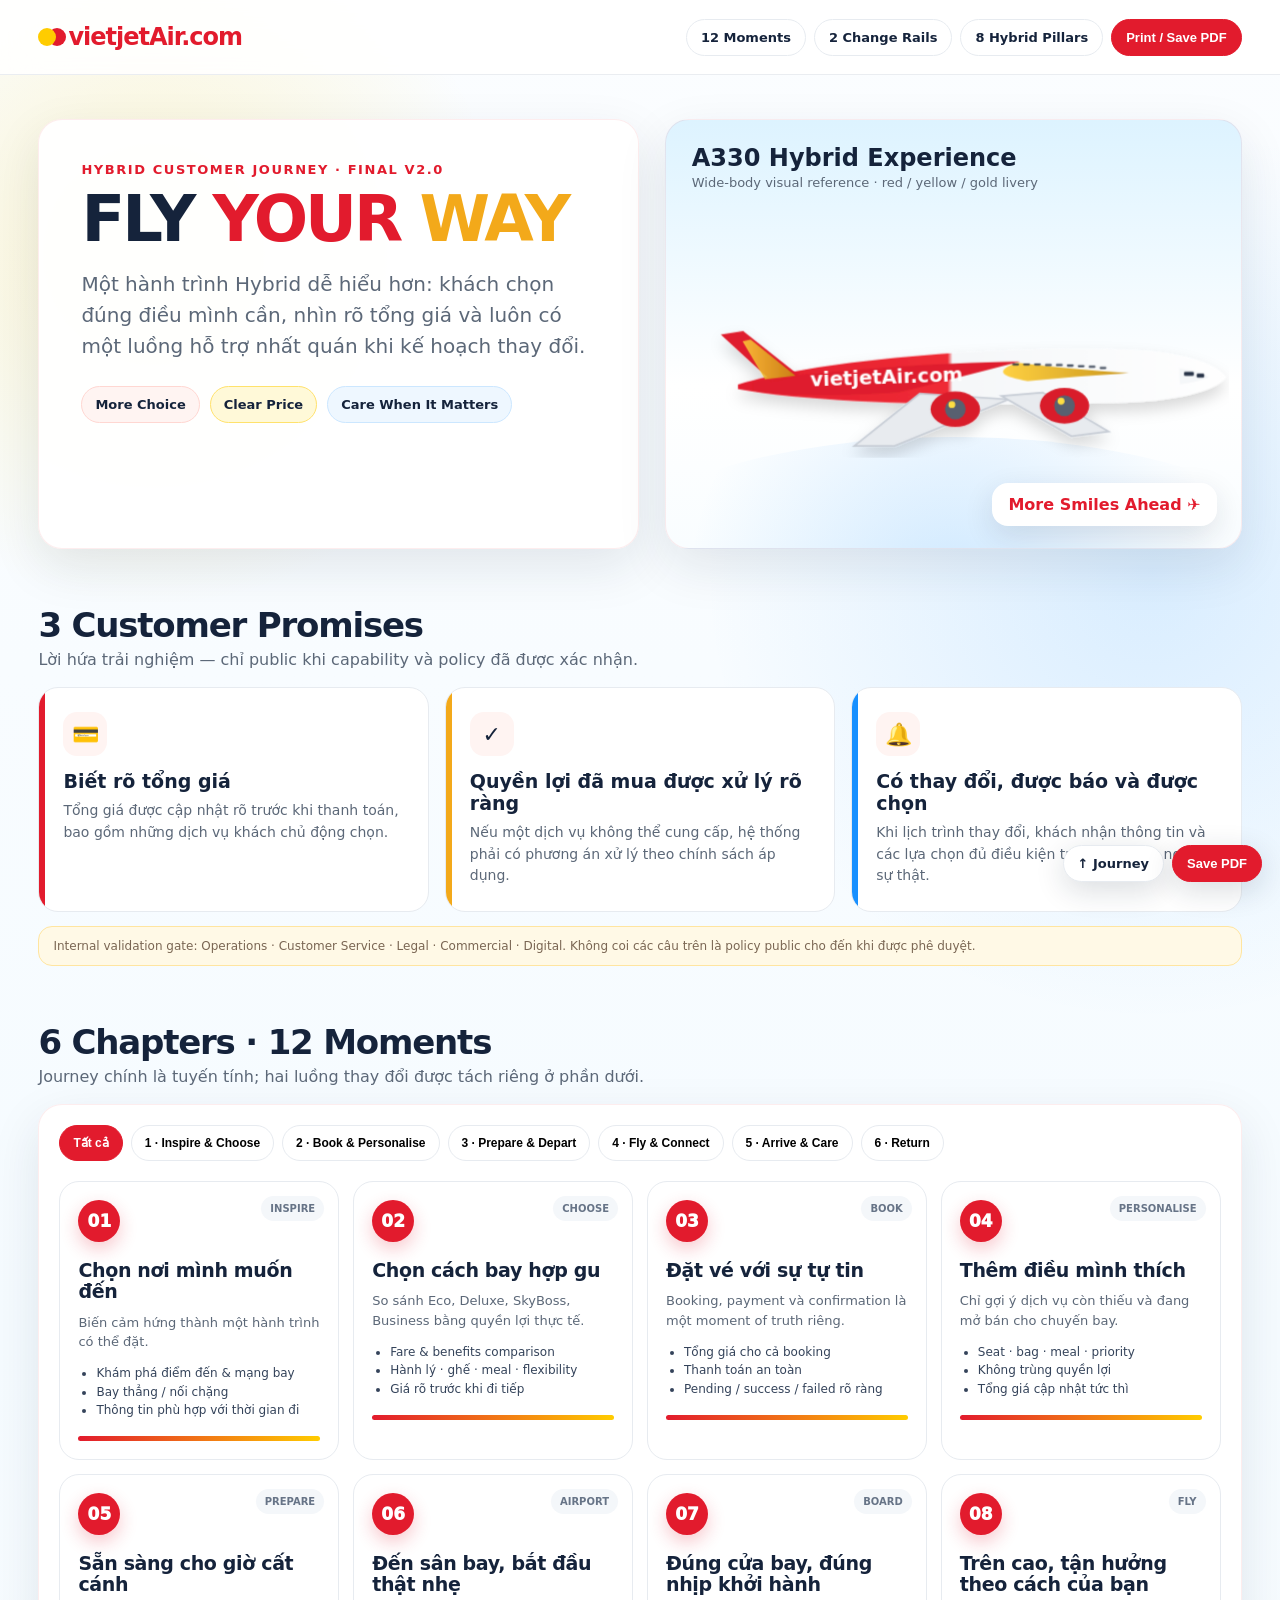
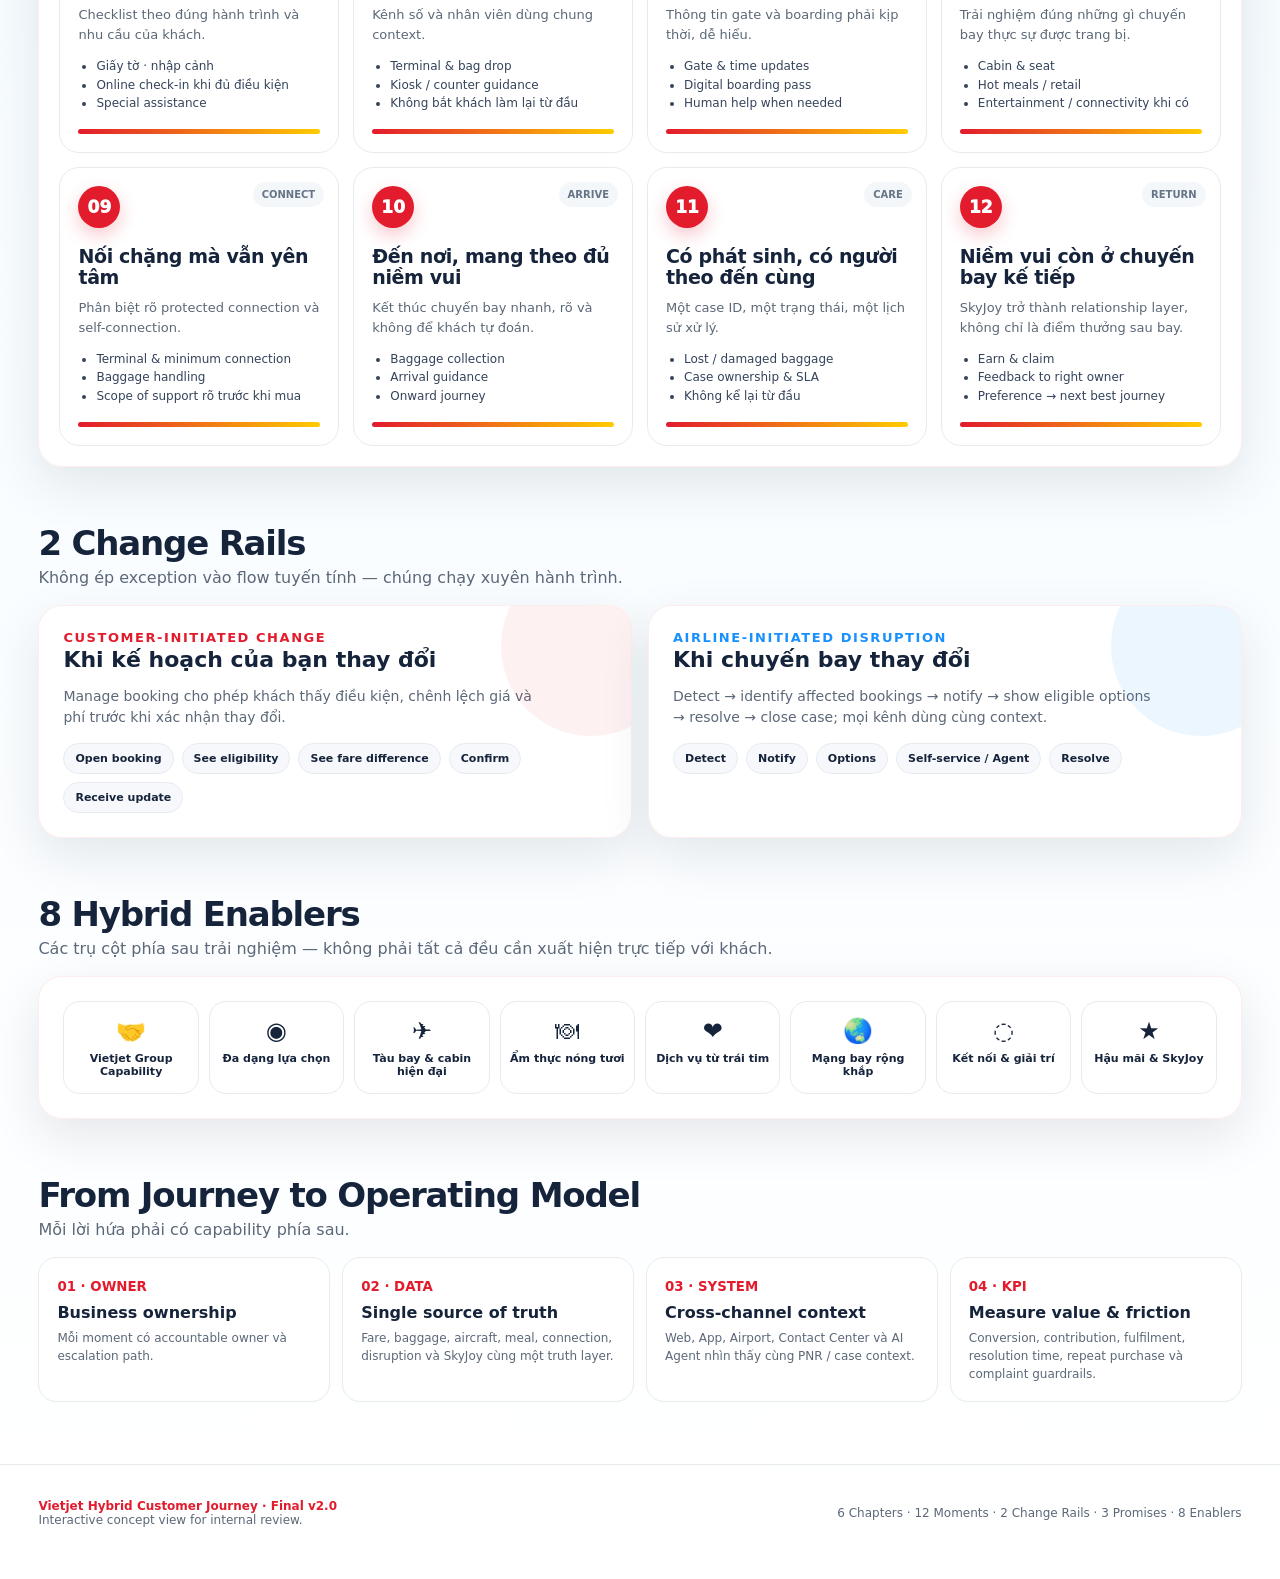
<file: hybrid-customer-journey/index.html>
<!doctype html>
<html lang="vi">
<head>
  <meta charset="utf-8" />
  <meta name="viewport" content="width=device-width, initial-scale=1" />
  <meta name="theme-color" content="#e21b2d" />
  <title>Vietjet Hybrid Customer Journey — Final v2.0</title>
  <meta name="description" content="Interactive Hybrid Customer Journey Final v2.0 for Vietjet: 6 chapters, 12 moments, 2 change rails, 3 customer promises and 8 hybrid enablers." />
  <style>
    :root{
      --red:#e21b2d; --red2:#ff3b30; --yellow:#ffcc00; --gold:#f3a91a;
      --ink:#15233b; --muted:#5c6878; --sky:#eef8ff; --line:#e7ebf0;
      --white:#fff; --green:#16a085; --blue:#1890ff; --purple:#7c5cff;
      --shadow:0 18px 50px rgba(21,35,59,.10); --radius:24px;
    }
    *{box-sizing:border-box} html{scroll-behavior:smooth}
    body{
      margin:0; color:var(--ink); font-family:Inter,ui-sans-serif,system-ui,-apple-system,BlinkMacSystemFont,"Segoe UI",sans-serif;
      background:
        radial-gradient(circle at 12% 8%,rgba(255,204,0,.18),transparent 22rem),
        radial-gradient(circle at 90% 18%,rgba(24,144,255,.14),transparent 28rem),
        linear-gradient(180deg,#fbfdff 0,#f5fbff 42%,#fff 100%);
    }
    a{color:inherit;text-decoration:none}
    .wrap{width:min(1440px,94vw);margin:auto}
    .topbar{
      position:sticky;top:0;z-index:40;backdrop-filter:blur(18px);
      background:rgba(255,255,255,.86);border-bottom:1px solid rgba(231,235,240,.88)
    }
    .nav{height:74px;display:flex;align-items:center;gap:18px}
    .brand{display:flex;align-items:center;gap:12px;font-weight:900;color:var(--red);font-size:24px;letter-spacing:-1px}
    .brand .spark{width:18px;height:18px;border-radius:50%;background:var(--yellow);box-shadow:10px 0 0 var(--red)}
    .nav-links{margin-left:auto;display:flex;gap:8px;flex-wrap:wrap}
    .nav-links a,.btn{
      border:1px solid var(--line);border-radius:999px;padding:10px 14px;background:#fff;font-weight:750;font-size:13px;cursor:pointer
    }
    .btn.primary{background:var(--red);color:#fff;border-color:var(--red)}
    .hero{padding:44px 0 28px;display:grid;grid-template-columns:1.02fr .98fr;gap:26px;align-items:stretch}
    .hero-copy,.plane-card,.promise-panel,.rail,.pillars,.journey-shell{
      border:1px solid rgba(226,27,45,.08);background:rgba(255,255,255,.94);box-shadow:var(--shadow);border-radius:var(--radius)
    }
    .hero-copy{padding:42px}
    .eyebrow{color:var(--red);font-weight:900;font-size:13px;letter-spacing:.12em;text-transform:uppercase}
    h1{font-size:clamp(42px,5vw,78px);line-height:.94;margin:12px 0 18px;letter-spacing:-3px}
    h1 span{color:var(--red)} h1 em{font-style:normal;color:var(--gold)}
    .lead{font-size:20px;line-height:1.55;color:var(--muted);max-width:720px}
    .chips{display:flex;gap:10px;flex-wrap:wrap;margin-top:24px}
    .chip{font-size:13px;font-weight:850;padding:10px 13px;border-radius:999px;background:#fff4f2;border:1px solid #ffd7d2}
    .chip.yellow{background:#fff9d8;border-color:#ffe26c}.chip.blue{background:#eef7ff;border-color:#cce7ff}
    .plane-card{position:relative;overflow:hidden;min-height:430px;background:linear-gradient(180deg,#ddf3ff,#fff 62%,#f9fdff)}
    .plane-card:before{content:"";position:absolute;inset:auto -16% -44% -16%;height:70%;border-radius:50%;background:radial-gradient(circle,rgba(24,144,255,.18),transparent 65%)}
    .plane-title{position:absolute;left:26px;top:24px;z-index:2}
    .plane-title b{display:block;font-size:24px}.plane-title span{color:var(--muted);font-size:13px}
    .plane-svg{position:absolute;inset:96px 2% 14px;width:96%;height:72%}
    .hero-badge{position:absolute;right:24px;bottom:22px;background:#fff;border-radius:16px;padding:12px 16px;box-shadow:0 10px 30px rgba(21,35,59,.12);font-weight:900;color:var(--red)}
    .section{padding:28px 0}
    .section-head{display:flex;align-items:end;justify-content:space-between;gap:20px;margin-bottom:18px}
    .section-head h2{font-size:34px;margin:0;letter-spacing:-1.2px}.section-head p{margin:5px 0 0;color:var(--muted)}
    .promises{display:grid;grid-template-columns:repeat(3,1fr);gap:16px}
    .promise{padding:24px;border-radius:20px;background:#fff;border:1px solid var(--line);position:relative;overflow:hidden}
    .promise:before{content:"";position:absolute;left:0;top:0;bottom:0;width:6px;background:var(--red)}
    .promise:nth-child(2):before{background:var(--gold)} .promise:nth-child(3):before{background:var(--blue)}
    .promise .icon{width:44px;height:44px;border-radius:14px;display:grid;place-items:center;background:#fff4f2;font-size:22px;margin-bottom:14px}
    .promise h3{margin:0 0 8px;font-size:19px}.promise p{margin:0;color:var(--muted);line-height:1.55;font-size:14px}
    .note{font-size:12px;color:#7a6653;margin-top:14px;background:#fff9e6;border:1px solid #ffe5a0;padding:12px 14px;border-radius:14px}
    .journey-shell{padding:20px}
    .filterbar{display:flex;gap:8px;flex-wrap:wrap;margin:0 0 20px}
    .filter{border:1px solid var(--line);background:#fff;border-radius:999px;padding:10px 13px;font-weight:800;font-size:12px;cursor:pointer}
    .filter.active{background:var(--red);color:#fff;border-color:var(--red)}
    .journey-grid{display:grid;grid-template-columns:repeat(4,1fr);gap:14px}
    .step{
      border:1px solid var(--line);background:#fff;border-radius:20px;padding:18px;min-height:250px;position:relative;
      transition:.22s transform,.22s box-shadow,.22s opacity
    }
    .step:hover{transform:translateY(-4px);box-shadow:0 18px 40px rgba(21,35,59,.10)}
    .step.hidden{display:none}
    .num{width:42px;height:42px;border-radius:50%;background:var(--red);color:#fff;display:grid;place-items:center;font-weight:950;font-size:17px;box-shadow:0 7px 18px rgba(226,27,45,.24)}
    .stage-tag{position:absolute;right:14px;top:14px;font-size:10px;padding:7px 9px;border-radius:999px;background:#f4f7fa;color:#677487;font-weight:850}
    .step h3{font-size:19px;line-height:1.12;margin:18px 0 10px;letter-spacing:-.35px}
    .step p{color:var(--muted);font-size:13px;line-height:1.52;margin:0 0 12px}
    .step ul{padding-left:18px;margin:0;color:#34435a;font-size:12px;line-height:1.55}
    .chapter-line{height:5px;border-radius:999px;margin-top:16px;background:linear-gradient(90deg,var(--red),var(--yellow))}
    .rail-grid{display:grid;grid-template-columns:1fr 1fr;gap:16px}
    .rail{padding:24px;position:relative;overflow:hidden}
    .rail:after{content:"";position:absolute;right:-50px;top:-50px;width:180px;height:180px;border-radius:50%;background:rgba(226,27,45,.06)}
    .rail.airline:after{background:rgba(24,144,255,.08)}
    .rail h3{margin:2px 0 8px;font-size:22px}.rail p{color:var(--muted);line-height:1.55;font-size:14px;max-width:90%}
    .rail-flow{display:flex;gap:8px;flex-wrap:wrap;margin-top:14px}
    .rail-flow span{background:#f6f8fb;border:1px solid var(--line);border-radius:999px;padding:8px 11px;font-size:11px;font-weight:850}
    .pillars{padding:24px}
    .pillar-grid{display:grid;grid-template-columns:repeat(8,1fr);gap:10px}
    .pillar{text-align:center;padding:15px 8px;border:1px solid var(--line);border-radius:17px;background:#fff}
    .pillar .pi{font-size:24px;margin-bottom:7px}.pillar b{display:block;font-size:11px;line-height:1.2}
    .architecture{display:grid;grid-template-columns:repeat(4,1fr);gap:12px}
    .arch{padding:18px;border:1px solid var(--line);border-radius:18px;background:#fff}
    .arch small{color:var(--red);font-weight:900}.arch h4{margin:8px 0 7px}.arch p{margin:0;color:var(--muted);font-size:12px;line-height:1.5}
    footer{margin-top:34px;padding:34px 0 52px;border-top:1px solid var(--line);color:var(--muted);font-size:12px}
    .foot{display:flex;justify-content:space-between;gap:20px;align-items:center}
    .floating{position:fixed;right:18px;bottom:18px;display:flex;gap:8px;z-index:30}
    .floating .btn{box-shadow:0 8px 30px rgba(21,35,59,.16)}
    @media(max-width:1080px){
      .hero{grid-template-columns:1fr}.journey-grid{grid-template-columns:repeat(3,1fr)}
      .pillar-grid{grid-template-columns:repeat(4,1fr)}.architecture{grid-template-columns:repeat(2,1fr)}
    }
    @media(max-width:760px){
      .nav-links{display:none}.hero-copy{padding:26px} h1{letter-spacing:-2px}
      .promises,.rail-grid{grid-template-columns:1fr}.journey-grid{grid-template-columns:1fr 1fr}
      .pillar-grid{grid-template-columns:repeat(2,1fr)}.plane-card{min-height:330px}
      .section-head{align-items:start;flex-direction:column}.architecture{grid-template-columns:1fr}
    }
    @media(max-width:520px){.journey-grid{grid-template-columns:1fr}.hero{padding-top:24px}.lead{font-size:17px}.floating{display:none}}
    @media print{
      .topbar,.floating,.filterbar{display:none!important}
      body{background:#fff}.hero,.section{break-inside:avoid}.step{break-inside:avoid}
      .hero-copy,.plane-card,.journey-shell,.promise-panel,.rail,.pillars{box-shadow:none}
    }
  </style>
</head>
<body>
  <header class="topbar">
    <div class="wrap nav">
      <a class="brand" href="#top"><span class="spark"></span>vietjetAir.com</a>
      <nav class="nav-links">
        <a href="#journey">12 Moments</a><a href="#changes">2 Change Rails</a><a href="#pillars">8 Hybrid Pillars</a>
        <button class="btn primary" onclick="window.print()">Print / Save PDF</button>
      </nav>
    </div>
  </header>

  <main id="top" class="wrap">
    <section class="hero">
      <div class="hero-copy">
        <div class="eyebrow">Hybrid Customer Journey · Final v2.0</div>
        <h1>FLY <span>YOUR</span> <em>WAY</em></h1>
        <p class="lead">Một hành trình Hybrid dễ hiểu hơn: khách chọn đúng điều mình cần, nhìn rõ tổng giá và luôn có một luồng hỗ trợ nhất quán khi kế hoạch thay đổi.</p>
        <div class="chips">
          <span class="chip">More Choice</span><span class="chip yellow">Clear Price</span><span class="chip blue">Care When It Matters</span>
        </div>
      </div>
      <div class="plane-card" aria-label="Vietjet wide-body aircraft illustration">
        <div class="plane-title"><b>A330 Hybrid Experience</b><span>Wide-body visual reference · red / yellow / gold livery</span></div>
        <svg class="plane-svg" viewBox="0 0 960 430" role="img" aria-label="Stylised Vietjet A330 wide-body aircraft">
          <defs>
            <linearGradient id="body" x1="0" x2="1"><stop offset="0" stop-color="#e31b2d"/><stop offset=".43" stop-color="#f02c36"/><stop offset=".44" stop-color="#f5f7f9"/><stop offset="1" stop-color="#ffffff"/></linearGradient>
            <linearGradient id="gold" x1="0" x2="1"><stop offset="0" stop-color="#ffcf38"/><stop offset="1" stop-color="#c89111"/></linearGradient>
            <filter id="shadow"><feDropShadow dx="0" dy="14" stdDeviation="14" flood-opacity=".16"/></filter>
          </defs>
          <g filter="url(#shadow)" transform="translate(36 70)">
            <path d="M70 170 C230 122 563 101 760 110 C850 114 905 137 918 157 C906 178 845 197 750 201 C530 208 231 207 70 178 Z" fill="url(#body)"/>
            <path d="M95 166 C220 144 420 132 561 130 C493 147 414 168 348 184 C236 191 151 189 95 181Z" fill="#df1f2d"/>
            <path d="M555 132 C618 140 685 146 750 150 C690 154 631 158 574 164 C533 157 512 148 555 132Z" fill="url(#gold)" opacity=".95"/>
            <path d="M129 165 L40 83 L79 77 L176 154Z" fill="#df1f2d"/>
            <path d="M117 161 L78 95 L92 92 L170 155Z" fill="url(#gold)" opacity=".85"/>
            <path d="M386 186 L272 277 L342 277 L541 196Z" fill="#e8ebef" stroke="#c6ccd5" stroke-width="3"/>
            <path d="M528 190 L650 260 L715 252 L600 184Z" fill="#e8ebef" stroke="#c6ccd5" stroke-width="3"/>
            <ellipse cx="448" cy="213" rx="43" ry="31" fill="#d91f2c"/><ellipse cx="448" cy="213" rx="18" ry="18" fill="#586170"/>
            <ellipse cx="638" cy="207" rx="43" ry="31" fill="#d91f2c"/><ellipse cx="638" cy="207" rx="18" ry="18" fill="#586170"/>
            <circle cx="442" cy="205" r="6" fill="#ffdf43"/><circle cx="632" cy="199" r="6" fill="#ffdf43"/>
            <text x="196" y="173" font-size="34" font-weight="900" fill="#ffffff" transform="rotate(-2 196 173)">vietjetAir.com</text>
            <g fill="#263246" opacity=".82">
              <rect x="547" y="133" width="12" height="4" rx="2"/><rect x="566" y="133" width="12" height="4" rx="2"/>
              <rect x="585" y="133" width="12" height="4" rx="2"/><rect x="604" y="134" width="12" height="4" rx="2"/>
              <rect x="623" y="134" width="12" height="4" rx="2"/><rect x="642" y="135" width="12" height="4" rx="2"/>
              <rect x="661" y="136" width="12" height="4" rx="2"/><rect x="680" y="137" width="12" height="4" rx="2"/>
              <rect x="699" y="139" width="12" height="4" rx="2"/>
            </g>
            <path d="M838 142 Q870 146 889 157 Q869 166 839 169Z" fill="#f5f7f9"/>
            <rect x="846" y="148" width="17" height="7" rx="2" fill="#263246"/><rect x="868" y="151" width="13" height="7" rx="2" fill="#263246"/>
          </g>
        </svg>
        <div class="hero-badge">More Smiles Ahead ✈</div>
      </div>
    </section>

    <section class="section" id="promises">
      <div class="section-head"><div><h2>3 Customer Promises</h2><p>Lời hứa trải nghiệm — chỉ public khi capability và policy đã được xác nhận.</p></div></div>
      <div class="promises">
        <article class="promise"><div class="icon">💳</div><h3>Biết rõ tổng giá</h3><p>Tổng giá được cập nhật rõ trước khi thanh toán, bao gồm những dịch vụ khách chủ động chọn.</p></article>
        <article class="promise"><div class="icon">✓</div><h3>Quyền lợi đã mua được xử lý rõ ràng</h3><p>Nếu một dịch vụ không thể cung cấp, hệ thống phải có phương án xử lý theo chính sách áp dụng.</p></article>
        <article class="promise"><div class="icon">🔔</div><h3>Có thay đổi, được báo và được chọn</h3><p>Khi lịch trình thay đổi, khách nhận thông tin và các lựa chọn đủ điều kiện trên cùng một nguồn sự thật.</p></article>
      </div>
      <div class="note">Internal validation gate: Operations · Customer Service · Legal · Commercial · Digital. Không coi các câu trên là policy public cho đến khi được phê duyệt.</div>
    </section>

    <section class="section" id="journey">
      <div class="section-head">
        <div><h2>6 Chapters · 12 Moments</h2><p>Journey chính là tuyến tính; hai luồng thay đổi được tách riêng ở phần dưới.</p></div>
      </div>
      <div class="journey-shell">
        <div class="filterbar">
          <button class="filter active" data-filter="all">Tất cả</button>
          <button class="filter" data-filter="c1">1 · Inspire & Choose</button>
          <button class="filter" data-filter="c2">2 · Book & Personalise</button>
          <button class="filter" data-filter="c3">3 · Prepare & Depart</button>
          <button class="filter" data-filter="c4">4 · Fly & Connect</button>
          <button class="filter" data-filter="c5">5 · Arrive & Care</button>
          <button class="filter" data-filter="c6">6 · Return</button>
        </div>

        <div class="journey-grid">
          <article class="step" data-stage="c1"><div class="num">01</div><span class="stage-tag">INSPIRE</span><h3>Chọn nơi mình muốn đến</h3><p>Biến cảm hứng thành một hành trình có thể đặt.</p><ul><li>Khám phá điểm đến & mạng bay</li><li>Bay thẳng / nối chặng</li><li>Thông tin phù hợp với thời gian đi</li></ul><div class="chapter-line"></div></article>
          <article class="step" data-stage="c1"><div class="num">02</div><span class="stage-tag">CHOOSE</span><h3>Chọn cách bay hợp gu</h3><p>So sánh Eco, Deluxe, SkyBoss, Business bằng quyền lợi thực tế.</p><ul><li>Fare & benefits comparison</li><li>Hành lý · ghế · meal · flexibility</li><li>Giá rõ trước khi đi tiếp</li></ul><div class="chapter-line"></div></article>

          <article class="step" data-stage="c2"><div class="num">03</div><span class="stage-tag">BOOK</span><h3>Đặt vé với sự tự tin</h3><p>Booking, payment và confirmation là một moment of truth riêng.</p><ul><li>Tổng giá cho cả booking</li><li>Thanh toán an toàn</li><li>Pending / success / failed rõ ràng</li></ul><div class="chapter-line"></div></article>
          <article class="step" data-stage="c2"><div class="num">04</div><span class="stage-tag">PERSONALISE</span><h3>Thêm điều mình thích</h3><p>Chỉ gợi ý dịch vụ còn thiếu và đang mở bán cho chuyến bay.</p><ul><li>Seat · bag · meal · priority</li><li>Không trùng quyền lợi</li><li>Tổng giá cập nhật tức thì</li></ul><div class="chapter-line"></div></article>

          <article class="step" data-stage="c3"><div class="num">05</div><span class="stage-tag">PREPARE</span><h3>Sẵn sàng cho giờ cất cánh</h3><p>Checklist theo đúng hành trình và nhu cầu của khách.</p><ul><li>Giấy tờ · nhập cảnh</li><li>Online check-in khi đủ điều kiện</li><li>Special assistance</li></ul><div class="chapter-line"></div></article>
          <article class="step" data-stage="c3"><div class="num">06</div><span class="stage-tag">AIRPORT</span><h3>Đến sân bay, bắt đầu thật nhẹ</h3><p>Kênh số và nhân viên dùng chung context.</p><ul><li>Terminal & bag drop</li><li>Kiosk / counter guidance</li><li>Không bắt khách làm lại từ đầu</li></ul><div class="chapter-line"></div></article>
          <article class="step" data-stage="c3"><div class="num">07</div><span class="stage-tag">BOARD</span><h3>Đúng cửa bay, đúng nhịp khởi hành</h3><p>Thông tin gate và boarding phải kịp thời, dễ hiểu.</p><ul><li>Gate & time updates</li><li>Digital boarding pass</li><li>Human help when needed</li></ul><div class="chapter-line"></div></article>

          <article class="step" data-stage="c4"><div class="num">08</div><span class="stage-tag">FLY</span><h3>Trên cao, tận hưởng theo cách của bạn</h3><p>Trải nghiệm đúng những gì chuyến bay thực sự được trang bị.</p><ul><li>Cabin & seat</li><li>Hot meals / retail</li><li>Entertainment / connectivity khi có</li></ul><div class="chapter-line"></div></article>
          <article class="step" data-stage="c4"><div class="num">09</div><span class="stage-tag">CONNECT</span><h3>Nối chặng mà vẫn yên tâm</h3><p>Phân biệt rõ protected connection và self-connection.</p><ul><li>Terminal & minimum connection</li><li>Baggage handling</li><li>Scope of support rõ trước khi mua</li></ul><div class="chapter-line"></div></article>

          <article class="step" data-stage="c5"><div class="num">10</div><span class="stage-tag">ARRIVE</span><h3>Đến nơi, mang theo đủ niềm vui</h3><p>Kết thúc chuyến bay nhanh, rõ và không để khách tự đoán.</p><ul><li>Baggage collection</li><li>Arrival guidance</li><li>Onward journey</li></ul><div class="chapter-line"></div></article>
          <article class="step" data-stage="c5"><div class="num">11</div><span class="stage-tag">CARE</span><h3>Có phát sinh, có người theo đến cùng</h3><p>Một case ID, một trạng thái, một lịch sử xử lý.</p><ul><li>Lost / damaged baggage</li><li>Case ownership & SLA</li><li>Không kể lại từ đầu</li></ul><div class="chapter-line"></div></article>

          <article class="step" data-stage="c6"><div class="num">12</div><span class="stage-tag">RETURN</span><h3>Niềm vui còn ở chuyến bay kế tiếp</h3><p>SkyJoy trở thành relationship layer, không chỉ là điểm thưởng sau bay.</p><ul><li>Earn & claim</li><li>Feedback to right owner</li><li>Preference → next best journey</li></ul><div class="chapter-line"></div></article>
        </div>
      </div>
    </section>

    <section class="section" id="changes">
      <div class="section-head"><div><h2>2 Change Rails</h2><p>Không ép exception vào flow tuyến tính — chúng chạy xuyên hành trình.</p></div></div>
      <div class="rail-grid">
        <article class="rail"><div class="eyebrow">Customer-initiated change</div><h3>Khi kế hoạch của bạn thay đổi</h3><p>Manage booking cho phép khách thấy điều kiện, chênh lệch giá và phí trước khi xác nhận thay đổi.</p><div class="rail-flow"><span>Open booking</span><span>See eligibility</span><span>See fare difference</span><span>Confirm</span><span>Receive update</span></div></article>
        <article class="rail airline"><div class="eyebrow" style="color:var(--blue)">Airline-initiated disruption</div><h3>Khi chuyến bay thay đổi</h3><p>Detect → identify affected bookings → notify → show eligible options → resolve → close case; mọi kênh dùng cùng context.</p><div class="rail-flow"><span>Detect</span><span>Notify</span><span>Options</span><span>Self-service / Agent</span><span>Resolve</span></div></article>
      </div>
    </section>

    <section class="section" id="pillars">
      <div class="section-head"><div><h2>8 Hybrid Enablers</h2><p>Các trụ cột phía sau trải nghiệm — không phải tất cả đều cần xuất hiện trực tiếp với khách.</p></div></div>
      <div class="pillars">
        <div class="pillar-grid">
          <div class="pillar"><div class="pi">🤝</div><b>Vietjet Group Capability</b></div>
          <div class="pillar"><div class="pi">◉</div><b>Đa dạng lựa chọn</b></div>
          <div class="pillar"><div class="pi">✈</div><b>Tàu bay & cabin hiện đại</b></div>
          <div class="pillar"><div class="pi">🍽</div><b>Ẩm thực nóng tươi</b></div>
          <div class="pillar"><div class="pi">❤</div><b>Dịch vụ từ trái tim</b></div>
          <div class="pillar"><div class="pi">🌏</div><b>Mạng bay rộng khắp</b></div>
          <div class="pillar"><div class="pi">◌</div><b>Kết nối & giải trí</b></div>
          <div class="pillar"><div class="pi">★</div><b>Hậu mãi & SkyJoy</b></div>
        </div>
      </div>
    </section>

    <section class="section" id="architecture">
      <div class="section-head"><div><h2>From Journey to Operating Model</h2><p>Mỗi lời hứa phải có capability phía sau.</p></div></div>
      <div class="architecture">
        <div class="arch"><small>01 · OWNER</small><h4>Business ownership</h4><p>Mỗi moment có accountable owner và escalation path.</p></div>
        <div class="arch"><small>02 · DATA</small><h4>Single source of truth</h4><p>Fare, baggage, aircraft, meal, connection, disruption và SkyJoy cùng một truth layer.</p></div>
        <div class="arch"><small>03 · SYSTEM</small><h4>Cross-channel context</h4><p>Web, App, Airport, Contact Center và AI Agent nhìn thấy cùng PNR / case context.</p></div>
        <div class="arch"><small>04 · KPI</small><h4>Measure value & friction</h4><p>Conversion, contribution, fulfilment, resolution time, repeat purchase và complaint guardrails.</p></div>
      </div>
    </section>
  </main>

  <div class="floating">
    <a class="btn" href="#journey">↑ Journey</a>
    <button class="btn primary" onclick="window.print()">Save PDF</button>
  </div>

  <footer>
    <div class="wrap foot">
      <div><b style="color:var(--red)">Vietjet Hybrid Customer Journey · Final v2.0</b><br/>Interactive concept view for internal review.</div>
      <div>6 Chapters · 12 Moments · 2 Change Rails · 3 Promises · 8 Enablers</div>
    </div>
  </footer>

  <script>
    const filters = document.querySelectorAll(".filter");
    const steps = document.querySelectorAll(".step");
    filters.forEach(btn => btn.addEventListener("click", () => {
      filters.forEach(b => b.classList.remove("active"));
      btn.classList.add("active");
      const target = btn.dataset.filter;
      steps.forEach(step => {
        step.classList.toggle("hidden", target !== "all" && step.dataset.stage !== target);
      });
    }));
  </script>
</body>
</html>
</file>
